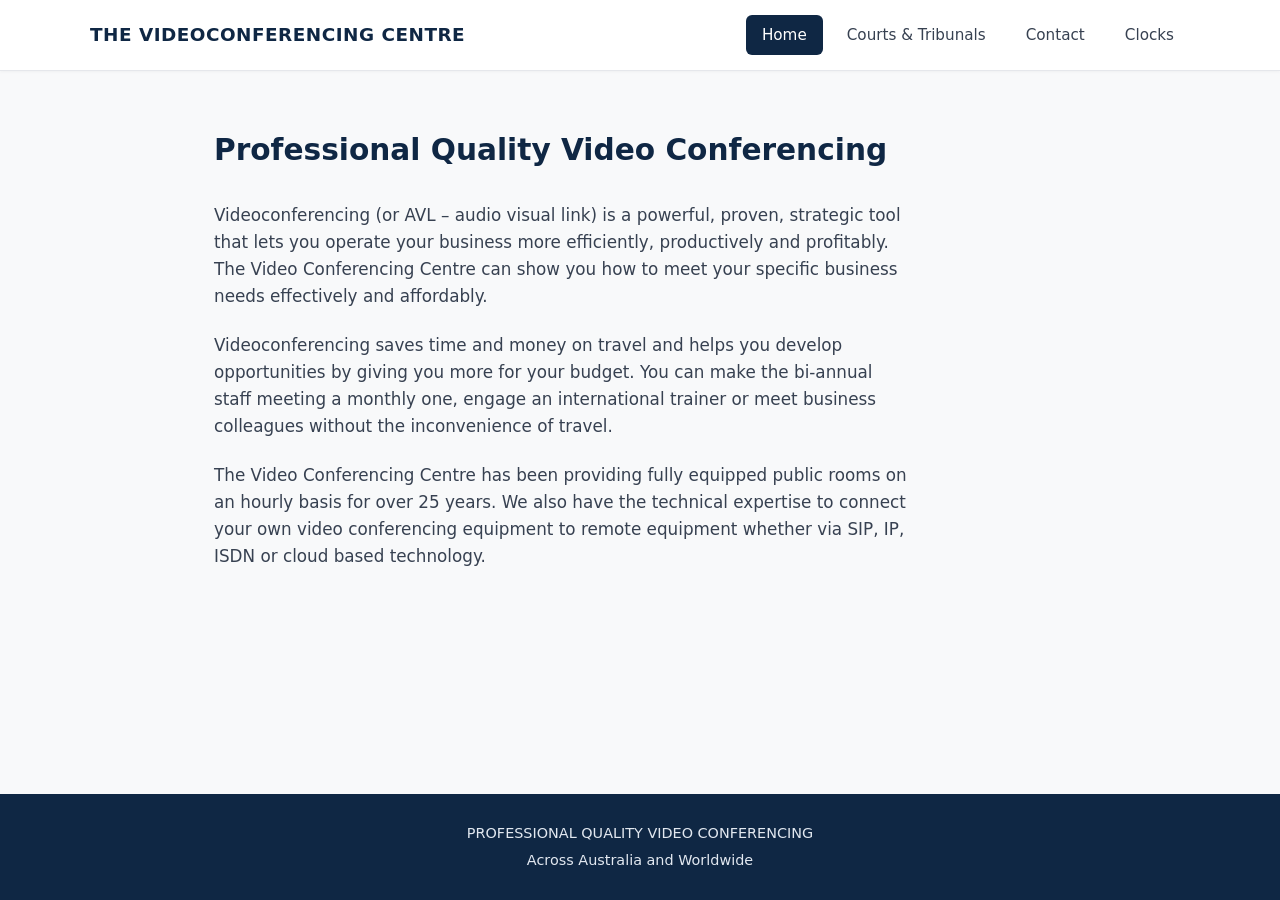
<file: index.html>
<!DOCTYPE html>
<html lang="en">
<head>
  <meta charset="UTF-8">
  <meta name="viewport" content="width=device-width, initial-scale=1.0">
  <title>Home | The Video Conferencing Centre</title>
  <link rel="stylesheet" href="style.css">
</head>
<body>
  <header>
    <div class="nav-container">
      <a href="index.html" class="logo">THE VIDEOCONFERENCING CENTRE</a>
      <nav>
        <a href="index.html" class="active">Home</a>
        <a href="courts-tribunals.html">Courts & Tribunals</a>
        <a href="contact.html">Contact</a>
        <a href="clocks.html">Clocks</a>
      </nav>
    </div>
  </header>

  <main>
    <h1>Professional Quality Video Conferencing</h1>
    <div class="content">
      <p>Videoconferencing (or AVL – audio visual link) is a powerful, proven, strategic tool that lets you operate your business more efficiently, productively and profitably. The Video Conferencing Centre can show you how to meet your specific business needs effectively and affordably.</p>

      <p>Videoconferencing saves time and money on travel and helps you develop opportunities by giving you more for your budget. You can make the bi-annual staff meeting a monthly one, engage an international trainer or meet business colleagues without the inconvenience of travel.</p>

      <p>The Video Conferencing Centre has been providing fully equipped public rooms on an hourly basis for over 25 years. We also have the technical expertise to connect your own video conferencing equipment to remote equipment whether via SIP, IP, ISDN or cloud based technology.</p>
    </div>
  </main>

  <footer>
    <p>PROFESSIONAL QUALITY VIDEO CONFERENCING</p>
    <p>Across Australia and Worldwide</p>
  </footer>
</body>
</html>
</file>
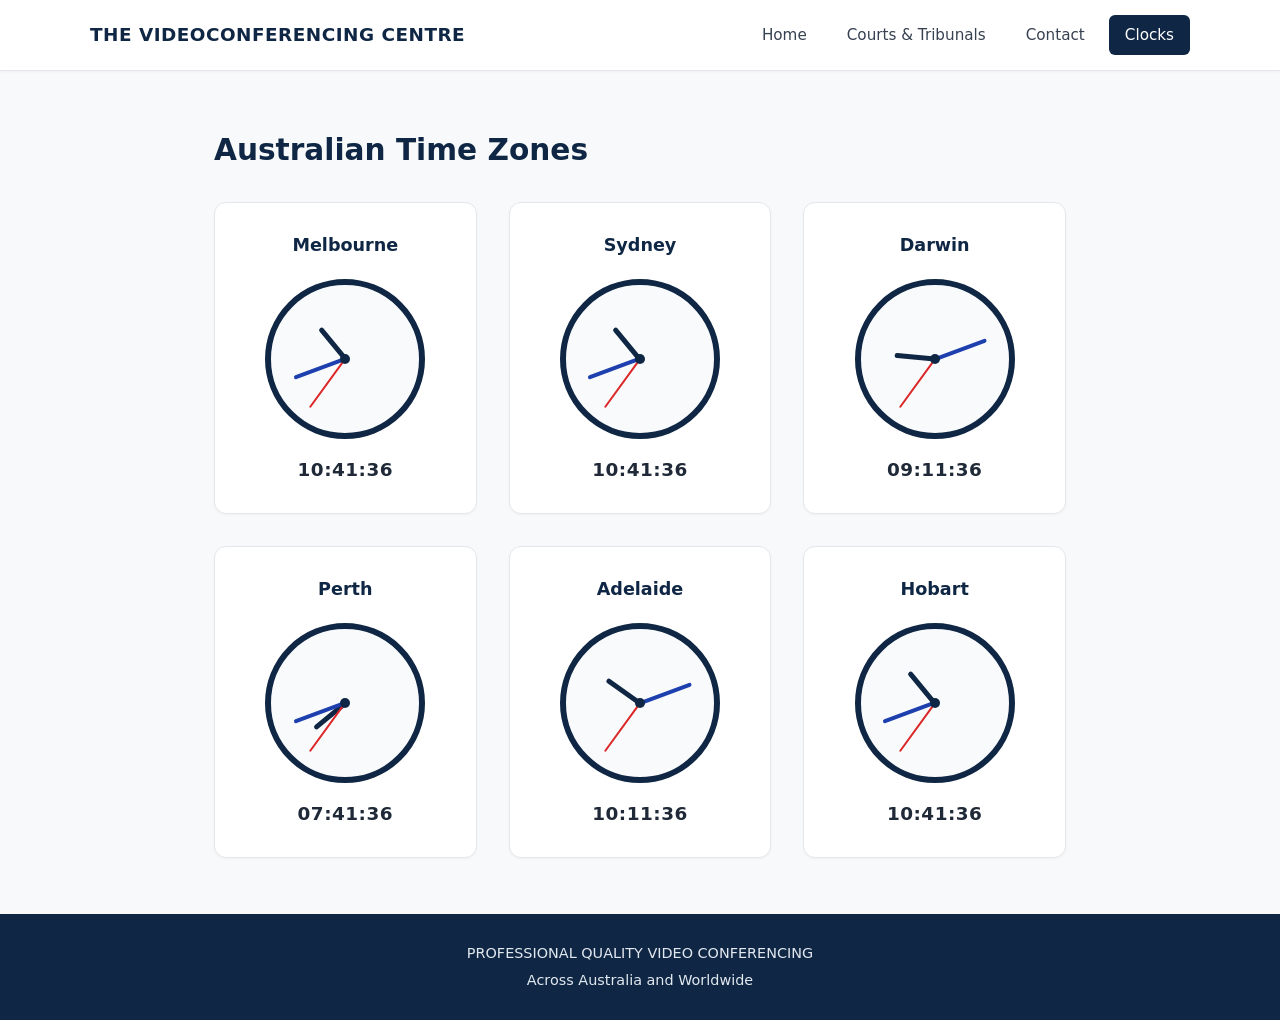
<file: clocks.html>
<!DOCTYPE html>
<html lang="en">
<head>
  <meta charset="UTF-8">
  <meta name="viewport" content="width=device-width, initial-scale=1.0">
  <title>Clocks | The Video Conferencing Centre</title>
  <link rel="stylesheet" href="style.css">
</head>
<body>
  <header>
    <div class="nav-container">
      <a href="index.html" class="logo">THE VIDEOCONFERENCING CENTRE</a>
      <nav>
        <a href="index.html">Home</a>
        <a href="courts-tribunals.html">Courts & Tribunals</a>
        <a href="contact.html">Contact</a>
        <a href="clocks.html" class="active">Clocks</a>
      </nav>
    </div>
  </header>

  <main>
    <h1>Australian Time Zones</h1>
    <div class="clocks-grid" id="clocks-container">
      <!-- Clocks will be generated by JavaScript -->
    </div>
  </main>

  <footer>
    <p>PROFESSIONAL QUALITY VIDEO CONFERENCING</p>
    <p>Across Australia and Worldwide</p>
  </footer>

  <script>
    const cities = [
      { name: "Melbourne", tz: "Australia/Melbourne" },
      { name: "Sydney",    tz: "Australia/Sydney" },
      { name: "Darwin",    tz: "Australia/Darwin" },
      { name: "Perth",     tz: "Australia/Perth" },
      { name: "Adelaide",  tz: "Australia/Adelaide" },
      { name: "Hobart",    tz: "Australia/Hobart" }
    ];

    const container = document.getElementById("clocks-container");

    // Create clock cards
    cities.forEach((city, index) => {
      const card = document.createElement("div");
      card.className = "clock-card";
      card.innerHTML = `
        <h2>${city.name}</h2>
        <div class="clock-face" id="face-${index}">
          <div class="hand hour-hand" id="hour-${index}"></div>
          <div class="hand minute-hand" id="minute-${index}"></div>
          <div class="hand second-hand" id="second-${index}"></div>
        </div>
        <div class="digital-time" id="digital-${index}">--:--:--</div>
      `;
      container.appendChild(card);
    });

    function updateClocks() {
      const now = new Date();

      cities.forEach((city, index) => {
        // Get time parts in the target timezone
        const timeStr = now.toLocaleTimeString("en-AU", {
          timeZone: city.tz,
          hour12: false,
          hour: "2-digit",
          minute: "2-digit",
          second: "2-digit"
        });

        document.getElementById(`digital-${index}`).textContent = timeStr;

        // Parse hours, minutes, seconds
        const [h, m, s] = timeStr.split(":").map(Number);

        // Calculate angles
        const secondDeg = s * 6;
        const minuteDeg = m * 6 + s * 0.1;
        const hourDeg = (h % 12) * 30 + m * 0.5;

        document.getElementById(`hour-${index}`).style.transform = `rotate(${hourDeg}deg)`;
        document.getElementById(`minute-${index}`).style.transform = `rotate(${minuteDeg}deg)`;
        document.getElementById(`second-${index}`).style.transform = `rotate(${secondDeg}deg)`;
      });
    }

    // Initial update + every second
    updateClocks();
    setInterval(updateClocks, 1000);
  </script>
</body>
</html>
</file>
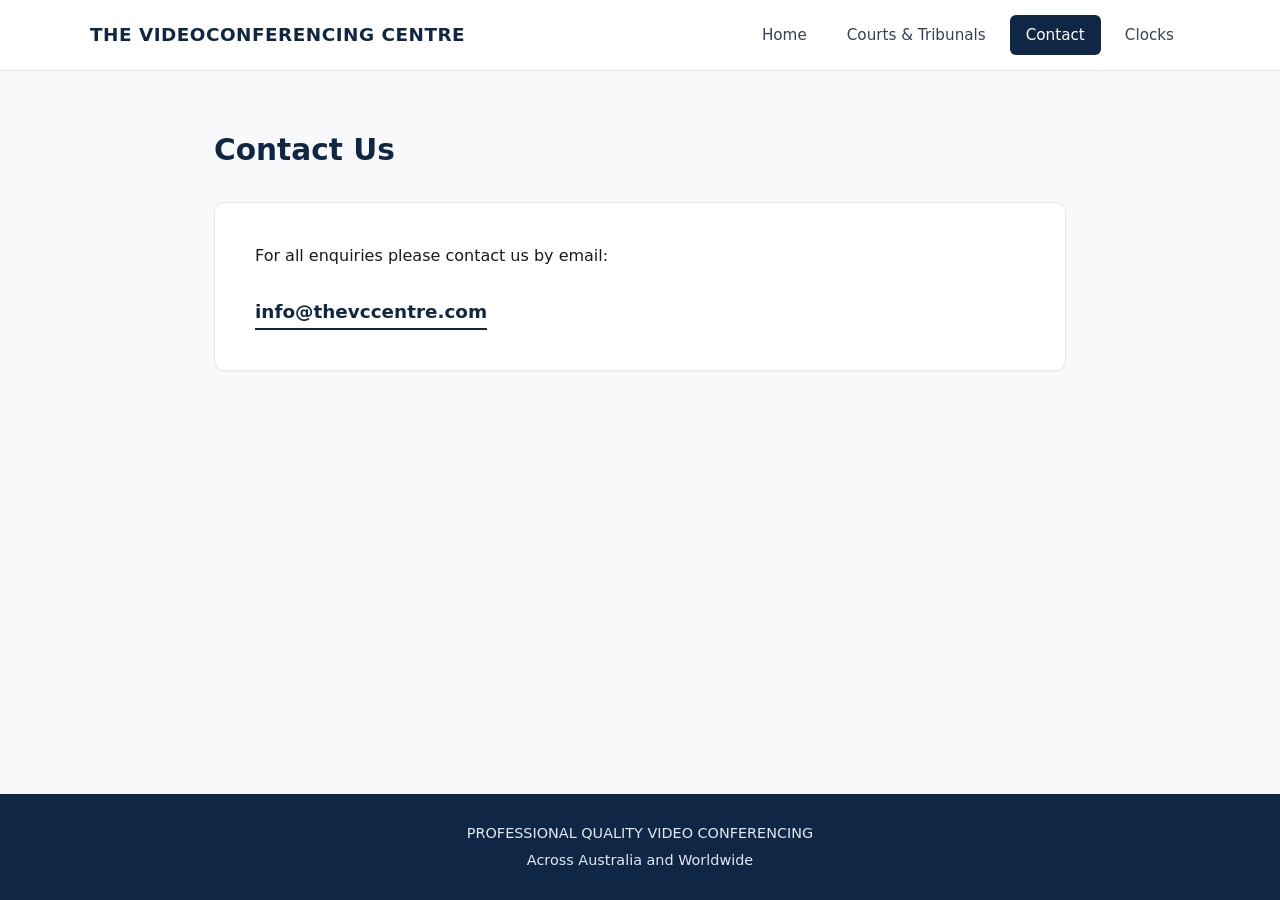
<file: contact.html>
<!DOCTYPE html>
<html lang="en">
<head>
  <meta charset="UTF-8">
  <meta name="viewport" content="width=device-width, initial-scale=1.0">
  <title>Contact | The Video Conferencing Centre</title>
  <link rel="stylesheet" href="style.css">
</head>
<body>
  <header>
    <div class="nav-container">
      <a href="index.html" class="logo">THE VIDEOCONFERENCING CENTRE</a>
      <nav>
        <a href="index.html">Home</a>
        <a href="courts-tribunals.html">Courts & Tribunals</a>
        <a href="contact.html" class="active">Contact</a>
        <a href="clocks.html">Clocks</a>
      </nav>
    </div>
  </header>

  <main>
    <h1>Contact Us</h1>
    <div class="contact-box">
      <p>For all enquiries please contact us by email:</p>
      <a href="mailto:info@thevccentre.com" class="email-link">info@thevccentre.com</a>
    </div>
  </main>

  <footer>
    <p>PROFESSIONAL QUALITY VIDEO CONFERENCING</p>
    <p>Across Australia and Worldwide</p>
  </footer>
</body>
</html>
</file>
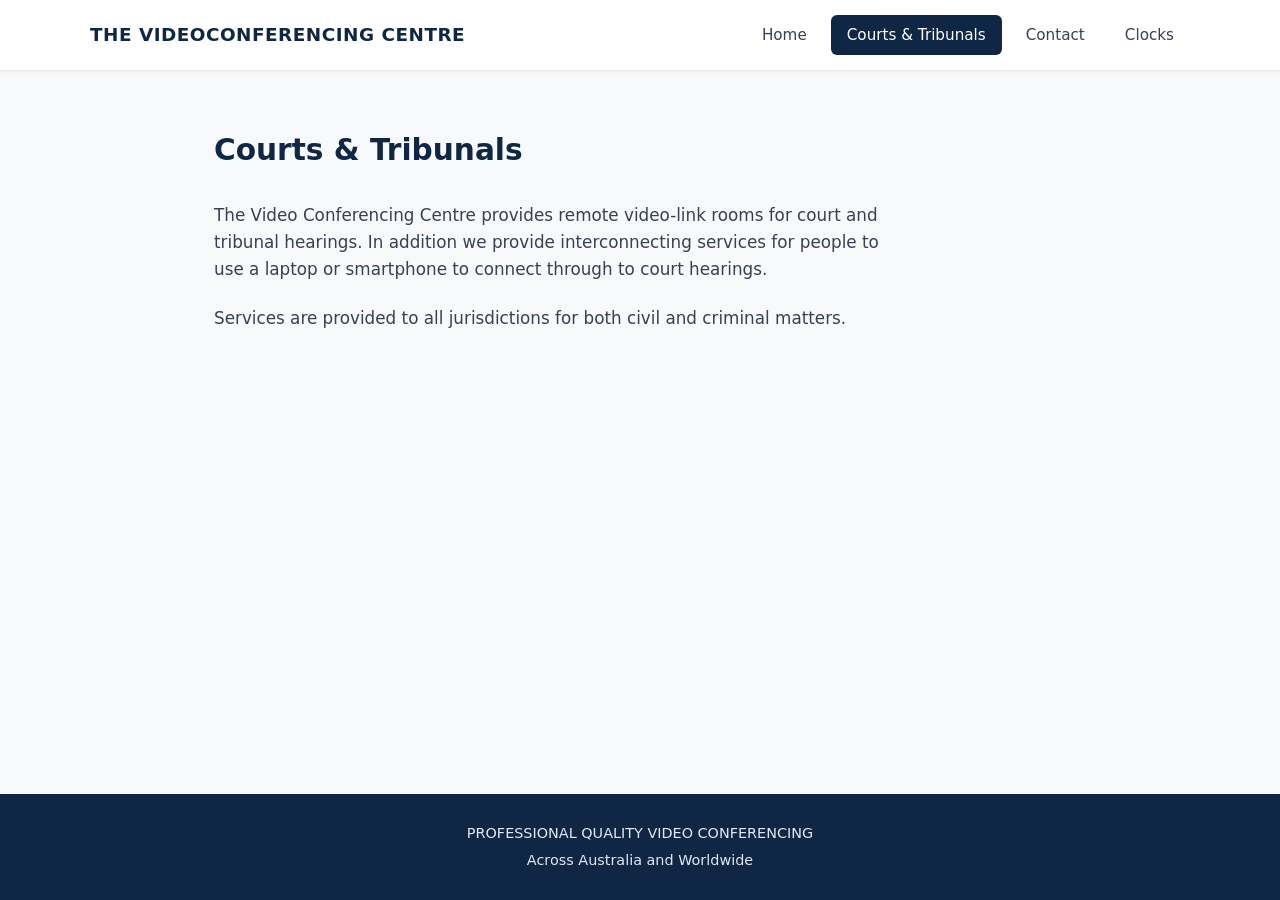
<file: courts-tribunals.html>
<!DOCTYPE html>
<html lang="en">
<head>
  <meta charset="UTF-8">
  <meta name="viewport" content="width=device-width, initial-scale=1.0">
  <title>Courts & Tribunals | The Video Conferencing Centre</title>
  <link rel="stylesheet" href="style.css">
</head>
<body>
  <header>
    <div class="nav-container">
      <a href="index.html" class="logo">THE VIDEOCONFERENCING CENTRE</a>
      <nav>
        <a href="index.html">Home</a>
        <a href="courts-tribunals.html" class="active">Courts & Tribunals</a>
        <a href="contact.html">Contact</a>
        <a href="clocks.html">Clocks</a>
      </nav>
    </div>
  </header>

  <main>
    <h1>Courts & Tribunals</h1>
    <div class="content">
      <p>The Video Conferencing Centre provides remote video-link rooms for court and tribunal hearings. In addition we provide interconnecting services for people to use a laptop or smartphone to connect through to court hearings.</p>

      <p>Services are provided to all jurisdictions for both civil and criminal matters.</p>
    </div>
  </main>

  <footer>
    <p>PROFESSIONAL QUALITY VIDEO CONFERENCING</p>
    <p>Across Australia and Worldwide</p>
  </footer>
</body>
</html>
</file>
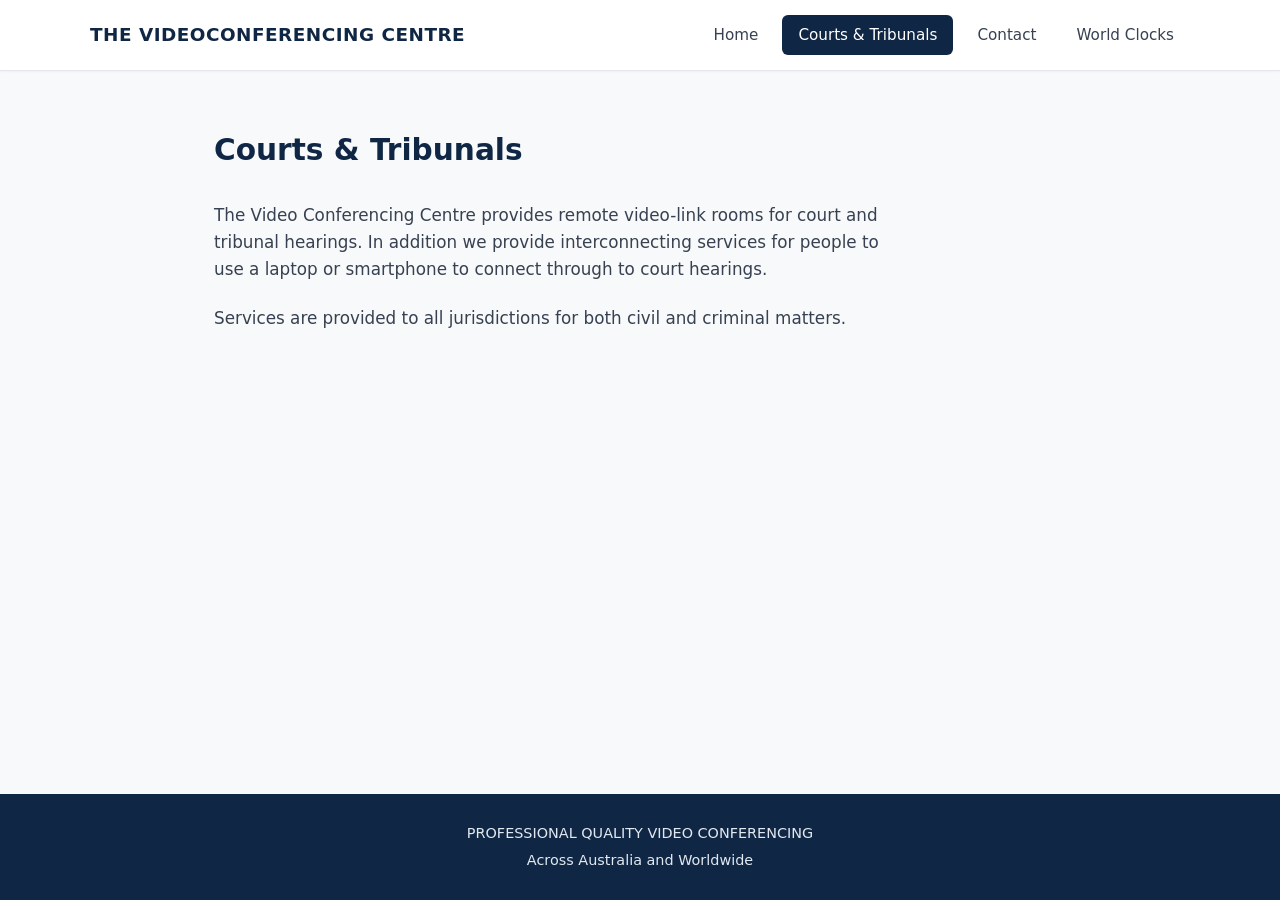
<file: page2.html>
<!DOCTYPE html>
<html lang="en">
<head>
  <meta charset="UTF-8">
  <meta name="viewport" content="width=device-width, initial-scale=1.0">
  <title>Courts & Tribunals | The Video Conferencing Centre</title>
  <link rel="stylesheet" href="style.css">
</head>
<body>
  <header>
    <div class="nav-container">
      <a href="index.html" class="logo">THE VIDEOCONFERENCING CENTRE</a>
      <nav>
        <a href="index.html">Home</a>
        <a href="courts-tribunals.html" class="active">Courts & Tribunals</a>
        <a href="contact.html">Contact</a>
        <a href="clocks.html">World Clocks</a>
      </nav>
    </div>
  </header>

  <main>
    <h1>Courts & Tribunals</h1>
    <div class="content">
      <p>The Video Conferencing Centre provides remote video-link rooms for court and tribunal hearings. In addition we provide interconnecting services for people to use a laptop or smartphone to connect through to court hearings.</p>

      <p>Services are provided to all jurisdictions for both civil and criminal matters.</p>
    </div>
  </main>

  <footer>
    <p>PROFESSIONAL QUALITY VIDEO CONFERENCING</p>
    <p>Across Australia and Worldwide</p>
  </footer>
</body>
</html>
</file>
<file: style.css>
/* ===== RESET & BASE ===== */
* {
  margin: 0;
  padding: 0;
  box-sizing: border-box;
}

body {
  font-family: 'Segoe UI', system-ui, -apple-system, sans-serif;
  line-height: 1.6;
  color: #1a1a1a;
  background: #f8f9fa;
  min-height: 100vh;
  display: flex;
  flex-direction: column;
}

/* ===== HEADER / NAV ===== */
header {
  background: #ffffff;
  border-bottom: 1px solid #e5e7eb;
  padding: 0 2rem;
  position: sticky;
  top: 0;
  z-index: 100;
  box-shadow: 0 1px 3px rgba(0,0,0,0.04);
}

.nav-container {
  max-width: 1100px;
  margin: 0 auto;
  display: flex;
  align-items: center;
  justify-content: space-between;
  height: 70px;
}

.logo {
  font-size: 1.15rem;
  font-weight: 700;
  color: #0f2744;
  letter-spacing: 0.5px;
  text-decoration: none;
}

nav {
  display: flex;
  gap: 0.5rem;
}

nav a {
  text-decoration: none;
  color: #374151;
  font-size: 0.95rem;
  font-weight: 500;
  padding: 0.5rem 1rem;
  border-radius: 6px;
  transition: all 0.2s ease;
}

nav a:hover {
  background: #f1f5f9;
  color: #0f2744;
}

nav a.active {
  background: #0f2744;
  color: #ffffff;
}

/* ===== MAIN CONTENT ===== */
main {
  flex: 1;
  max-width: 900px;
  margin: 0 auto;
  padding: 3.5rem 1.5rem;
  width: 100%;
}

h1 {
  font-size: 1.85rem;
  color: #0f2744;
  margin-bottom: 1.75rem;
  font-weight: 700;
}

.content p {
  margin-bottom: 1.4rem;
  font-size: 1.05rem;
  color: #374151;
  max-width: 65ch;
}

/* ===== CONTACT PAGE ===== */
.contact-box {
  background: #ffffff;
  border: 1px solid #e5e7eb;
  border-radius: 10px;
  padding: 2.5rem;
  box-shadow: 0 1px 3px rgba(0,0,0,0.04);
}

.contact-box p {
  margin-bottom: 1.25rem;
}

.email-link {
  display: inline-block;
  margin-top: 0.5rem;
  font-size: 1.15rem;
  font-weight: 600;
  color: #0f2744;
  text-decoration: none;
  border-bottom: 2px solid #0f2744;
  padding-bottom: 2px;
}

.email-link:hover {
  color: #1e40af;
  border-color: #1e40af;
}

/* ===== CLOCKS PAGE ===== */
.clocks-grid {
  display: grid;
  grid-template-columns: repeat(auto-fit, minmax(240px, 1fr));
  gap: 2rem;
  margin-top: 1rem;
}

.clock-card {
  background: #ffffff;
  border: 1px solid #e5e7eb;
  border-radius: 12px;
  padding: 1.75rem 1.25rem;
  text-align: center;
  box-shadow: 0 1px 3px rgba(0,0,0,0.04);
}

.clock-card h2 {
  font-size: 1.1rem;
  color: #0f2744;
  margin-bottom: 1.25rem;
  font-weight: 600;
}

.clock-face {
  width: 160px;
  height: 160px;
  margin: 0 auto 1rem;
  border-radius: 50%;
  border: 6px solid #0f2744;
  position: relative;
  background: #f8fafc;
}

.clock-face::after {
  content: '';
  position: absolute;
  width: 10px;
  height: 10px;
  background: #0f2744;
  border-radius: 50%;
  top: 50%;
  left: 50%;
  transform: translate(-50%, -50%);
  z-index: 10;
}

.hand {
  position: absolute;
  bottom: 50%;
  left: 50%;
  transform-origin: bottom center;
  background: #0f2744;
  border-radius: 4px;
}

.hour-hand {
  width: 5px;
  height: 40px;
  margin-left: -2.5px;
}

.minute-hand {
  width: 3.5px;
  height: 55px;
  margin-left: -1.75px;
  background: #1e40af;
}

.second-hand {
  width: 2px;
  height: 60px;
  margin-left: -1px;
  background: #dc2626;
}

.digital-time {
  font-size: 1.15rem;
  font-weight: 600;
  color: #1f2937;
  font-variant-numeric: tabular-nums;
  letter-spacing: 0.5px;
}

/* ===== FOOTER ===== */
footer {
  background: #0f2744;
  color: #e2e8f0;
  text-align: center;
  padding: 1.5rem;
  font-size: 0.9rem;
  margin-top: auto;
}

footer p {
  margin: 0.25rem 0;
}

/* ===== RESPONSIVE ===== */
@media (max-width: 700px) {
  .nav-container {
    flex-direction: column;
    height: auto;
    padding: 1rem 0;
    gap: 0.75rem;
  }

  nav {
    flex-wrap: wrap;
    justify-content: center;
  }

  main {
    padding: 2.5rem 1.25rem;
  }

  h1 {
    font-size: 1.55rem;
  }
}
</file>
